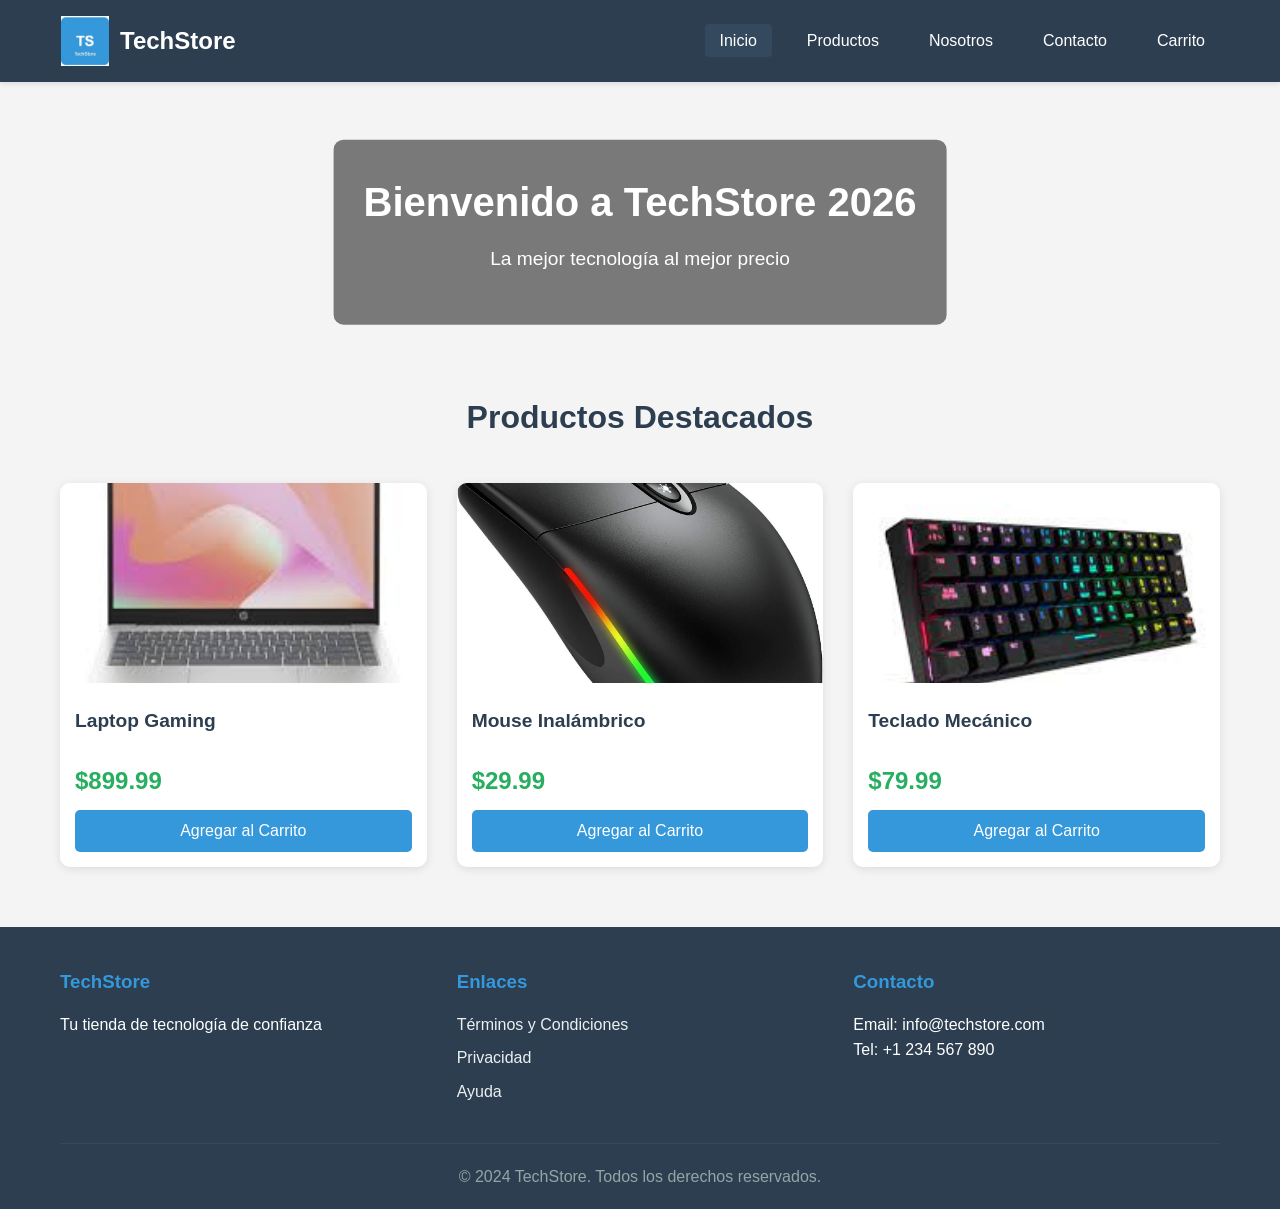
<file: index.html>
<!DOCTYPE html>
<html lang="es">
<head>
    <meta charset="UTF-8">
    <meta name="viewport" content="width=device-width, initial-scale=1.0">
    <title>TechStore - Inicio</title>
    <link rel="stylesheet" href="css/styles.css">
</head>
<body>
    <header>
        <div class="container">
            <div class="logo">
                <img src="img/logo.png" alt="TechStore Logo">
                <h1>TechStore</h1>
            </div>
            <nav>
                <ul>
                    <li><a href="index.html" class="active">Inicio</a></li>
                    <li><a href="products.html">Productos</a></li>
                    <li><a href="about.html">Nosotros</a></li>
                    <li><a href="contact.html">Contacto</a></li>
                    <li><a href="cart.html">Carrito</a></li>
                </ul>
            </nav>
        </div>
    </header>

    <main>
        <section class="banner">
            <div class="banner-text">
                <h2>Bienvenido a TechStore 2026</h2>
                <p>La mejor tecnología al mejor precio</p>
            </div>
        </section>

        <section class="featured-products">
            <div class="container">
                <h2>Productos Destacados</h2>
                <div class="products-grid">
                    <div class="product-card">
                        <img src="img/products/prod1.jpg" alt="Laptop">
                        <h3>Laptop Gaming</h3>
                        <p class="price">$899.99</p>
                        <button class="btn">Agregar al Carrito</button>
                    </div>
                    <div class="product-card">
                        <img src="img/products/prod2.jpg" alt="Mouse">
                        <h3>Mouse Inalámbrico</h3>
                        <p class="price">$29.99</p>
                        <button class="btn">Agregar al Carrito</button>
                    </div>
                    <div class="product-card">
                        <img src="img/products/prod3.jpg" alt="Teclado">
                        <h3>Teclado Mecánico</h3>
                        <p class="price">$79.99</p>
                        <button class="btn">Agregar al Carrito</button>
                    </div>
                </div>
            </div>
        </section>
    </main>

    <footer>
        <div class="container">
            <div class="footer-content">
                <div class="footer-section">
                    <h3>TechStore</h3>
                    <p>Tu tienda de tecnología de confianza</p>
                </div>
                <div class="footer-section">
                    <h3>Enlaces</h3>
                    <ul>
                        <li><a href="pages/terms.html">Términos y Condiciones</a></li>
                        <li><a href="pages/privacy.html">Privacidad</a></li>
                        <li><a href="pages/help.html">Ayuda</a></li>
                    </ul>
                </div>
                <div class="footer-section">
                    <h3>Contacto</h3>
                    <p>Email: info@techstore.com</p>
                    <p>Tel: +1 234 567 890</p>
                </div>
            </div>
            <div class="footer-bottom">
                <p>&copy; 2024 TechStore. Todos los derechos reservados.</p>
            </div>
        </div>
    </footer>

    <script src="js/main.js"></script>
</body>
</html>
</file>
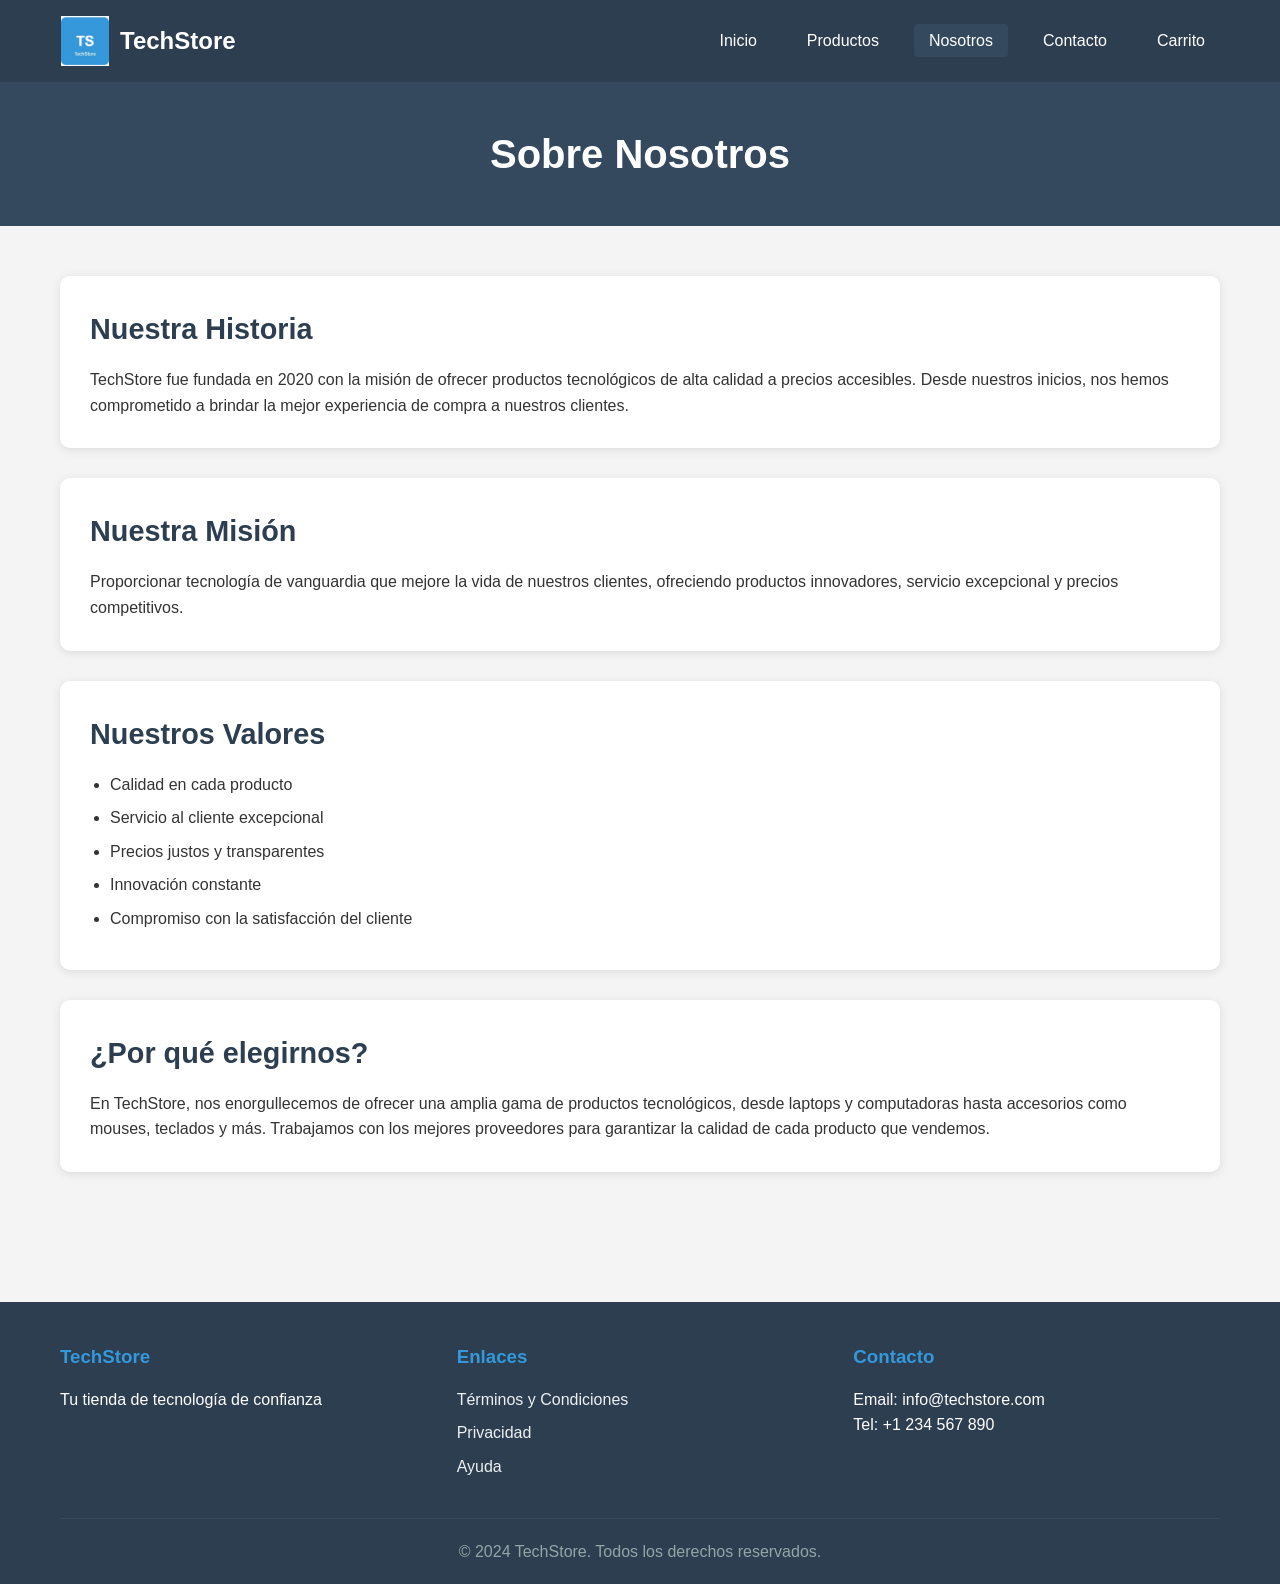
<file: about.html>
<!DOCTYPE html>
<html lang="es">
<head>
    <meta charset="UTF-8">
    <meta name="viewport" content="width=device-width, initial-scale=1.0">
    <title>Sobre Nosotros - TechStore</title>
    <link rel="stylesheet" href="css/styles.css">
</head>
<body>
    <header>
        <div class="container">
            <div class="logo">
                <img src="img/logo.png" alt="TechStore Logo">
                <h1>TechStore</h1>
            </div>
            <nav>
                <ul>
                    <li><a href="index.html">Inicio</a></li>
                    <li><a href="products.html">Productos</a></li>
                    <li><a href="about.html" class="active">Nosotros</a></li>
                    <li><a href="contact.html">Contacto</a></li>
                    <li><a href="cart.html">Carrito</a></li>
                </ul>
            </nav>
        </div>
    </header>

    <main>
        <section class="page-header">
            <div class="container">
                <h1>Sobre Nosotros</h1>
            </div>
        </section>

        <section class="about-content">
            <div class="container">
                <div class="about-section">
                    <h2>Nuestra Historia</h2>
                    <p>TechStore fue fundada en 2020 con la misión de ofrecer productos tecnológicos de alta calidad a precios accesibles. Desde nuestros inicios, nos hemos comprometido a brindar la mejor experiencia de compra a nuestros clientes.</p>
                </div>

                <div class="about-section">
                    <h2>Nuestra Misión</h2>
                    <p>Proporcionar tecnología de vanguardia que mejore la vida de nuestros clientes, ofreciendo productos innovadores, servicio excepcional y precios competitivos.</p>
                </div>

                <div class="about-section">
                    <h2>Nuestros Valores</h2>
                    <ul>
                        <li>Calidad en cada producto</li>
                        <li>Servicio al cliente excepcional</li>
                        <li>Precios justos y transparentes</li>
                        <li>Innovación constante</li>
                        <li>Compromiso con la satisfacción del cliente</li>
                    </ul>
                </div>

                <div class="about-section">
                    <h2>¿Por qué elegirnos?</h2>
                    <p>En TechStore, nos enorgullecemos de ofrecer una amplia gama de productos tecnológicos, desde laptops y computadoras hasta accesorios como mouses, teclados y más. Trabajamos con los mejores proveedores para garantizar la calidad de cada producto que vendemos.</p>
                </div>
            </div>
        </section>
    </main>

    <footer>
        <div class="container">
            <div class="footer-content">
                <div class="footer-section">
                    <h3>TechStore</h3>
                    <p>Tu tienda de tecnología de confianza</p>
                </div>
                <div class="footer-section">
                    <h3>Enlaces</h3>
                    <ul>
                        <li><a href="pages/terms.html">Términos y Condiciones</a></li>
                        <li><a href="pages/privacy.html">Privacidad</a></li>
                        <li><a href="pages/help.html">Ayuda</a></li>
                    </ul>
                </div>
                <div class="footer-section">
                    <h3>Contacto</h3>
                    <p>Email: info@techstore.com</p>
                    <p>Tel: +1 234 567 890</p>
                </div>
            </div>
            <div class="footer-bottom">
                <p>&copy; 2024 TechStore. Todos los derechos reservados.</p>
            </div>
        </div>
    </footer>

    <script src="js/main.js"></script>
</body>
</html>
</file>
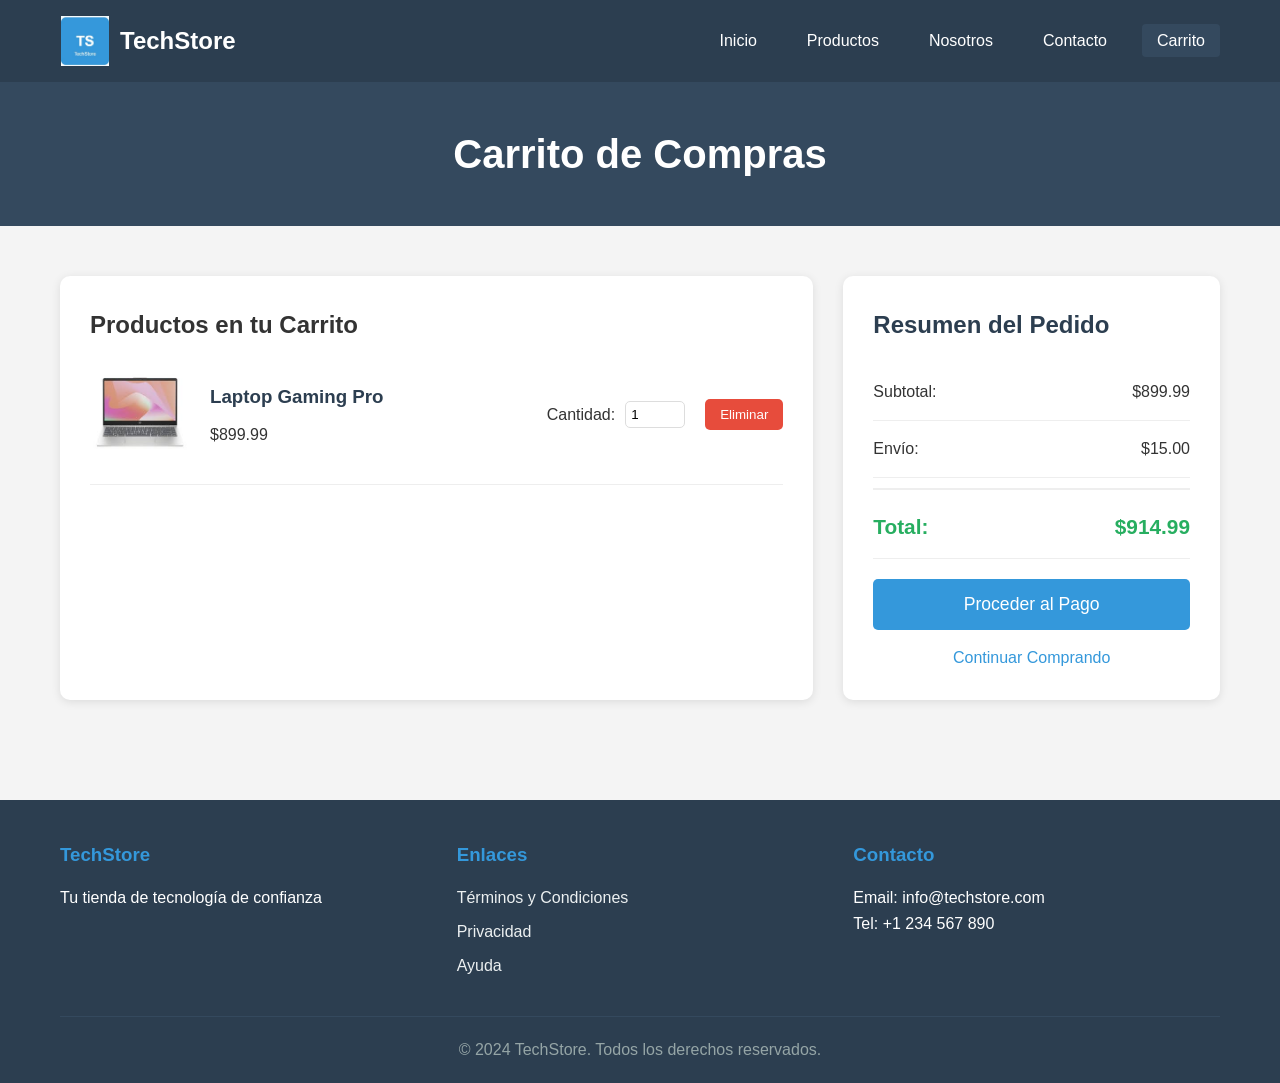
<file: cart.html>
<!DOCTYPE html>
<html lang="es">
<head>
    <meta charset="UTF-8">
    <meta name="viewport" content="width=device-width, initial-scale=1.0">
    <title>Carrito de Compras - TechStore</title>
    <link rel="stylesheet" href="css/styles.css">
</head>
<body>
    <header>
        <div class="container">
            <div class="logo">
                <img src="img/logo.png" alt="TechStore Logo">
                <h1>TechStore</h1>
            </div>
            <nav>
                <ul>
                    <li><a href="index.html">Inicio</a></li>
                    <li><a href="products.html">Productos</a></li>
                    <li><a href="about.html">Nosotros</a></li>
                    <li><a href="contact.html">Contacto</a></li>
                    <li><a href="cart.html" class="active">Carrito</a></li>
                </ul>
            </nav>
        </div>
    </header>

    <main>
        <section class="page-header">
            <div class="container">
                <h1>Carrito de Compras</h1>
            </div>
        </section>

        <section class="cart-content">
            <div class="container">
                <div class="cart-wrapper">
                    <div class="cart-items">
                        <h2>Productos en tu Carrito</h2>
                        <div id="cartItems">
                            <div class="cart-item">
                                <img src="img/products/prod1.jpg" alt="Producto">
                                <div class="item-details">
                                    <h3>Laptop Gaming Pro</h3>
                                    <p class="price">$899.99</p>
                                </div>
                                <div class="item-quantity">
                                    <label>Cantidad:</label>
                                    <input type="number" value="1" min="1">
                                </div>
                                <button class="remove-btn">Eliminar</button>
                            </div>
                        </div>
                    </div>

                    <div class="cart-summary">
                        <h2>Resumen del Pedido</h2>
                        <div class="summary-item">
                            <span>Subtotal:</span>
                            <span>$899.99</span>
                        </div>
                        <div class="summary-item">
                            <span>Envío:</span>
                            <span>$15.00</span>
                        </div>
                        <div class="summary-item total">
                            <span>Total:</span>
                            <span>$914.99</span>
                        </div>
                        <button class="btn btn-checkout">Proceder al Pago</button>
                        <a href="products.html" class="continue-shopping">Continuar Comprando</a>
                    </div>
                </div>
            </div>
        </section>
    </main>

    <footer>
        <div class="container">
            <div class="footer-content">
                <div class="footer-section">
                    <h3>TechStore</h3>
                    <p>Tu tienda de tecnología de confianza</p>
                </div>
                <div class="footer-section">
                    <h3>Enlaces</h3>
                    <ul>
                        <li><a href="pages/terms.html">Términos y Condiciones</a></li>
                        <li><a href="pages/privacy.html">Privacidad</a></li>
                        <li><a href="pages/help.html">Ayuda</a></li>
                    </ul>
                </div>
                <div class="footer-section">
                    <h3>Contacto</h3>
                    <p>Email: info@techstore.com</p>
                    <p>Tel: +1 234 567 890</p>
                </div>
            </div>
            <div class="footer-bottom">
                <p>&copy; 2024 TechStore. Todos los derechos reservados.</p>
            </div>
        </div>
    </footer>

    <script src="js/main.js"></script>
</body>
</html>
</file>
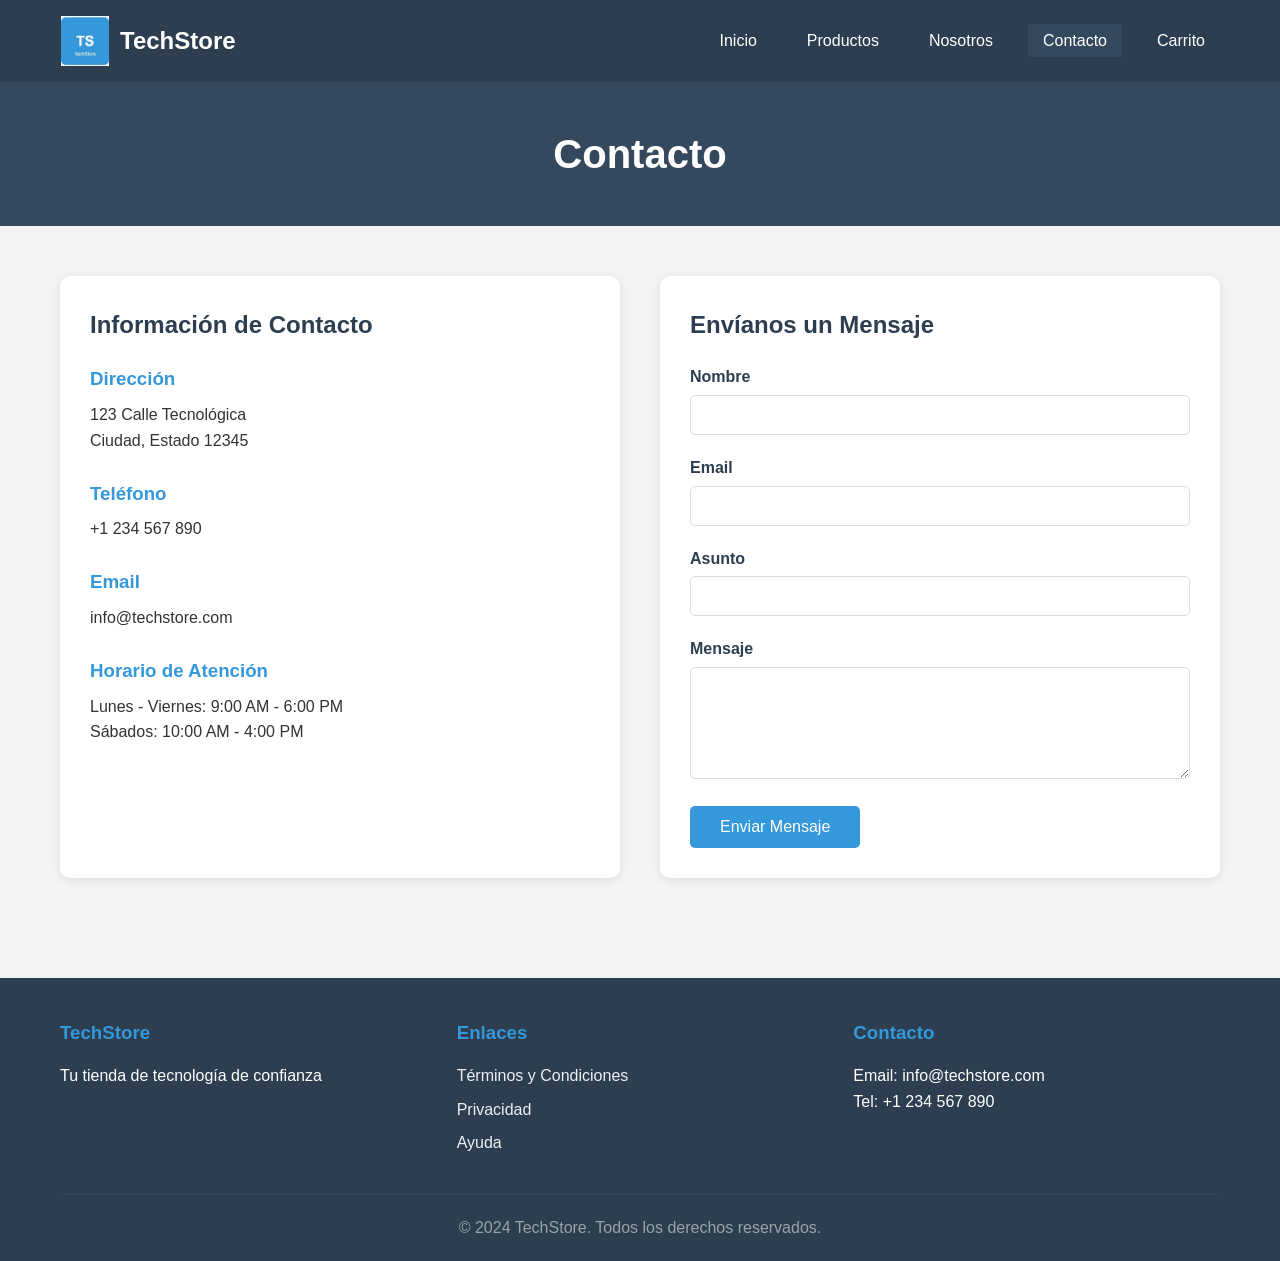
<file: contact.html>
<!DOCTYPE html>
<html lang="es">
<head>
    <meta charset="UTF-8">
    <meta name="viewport" content="width=device-width, initial-scale=1.0">
    <title>Contacto - TechStore</title>
    <link rel="stylesheet" href="css/styles.css">
</head>
<body>
    <header>
        <div class="container">
            <div class="logo">
                <img src="img/logo.png" alt="TechStore Logo">
                <h1>TechStore</h1>
            </div>
            <nav>
                <ul>
                    <li><a href="index.html">Inicio</a></li>
                    <li><a href="products.html">Productos</a></li>
                    <li><a href="about.html">Nosotros</a></li>
                    <li><a href="contact.html" class="active">Contacto</a></li>
                    <li><a href="cart.html">Carrito</a></li>
                </ul>
            </nav>
        </div>
    </header>

    <main>
        <section class="page-header">
            <div class="container">
                <h1>Contacto</h1>
            </div>
        </section>

        <section class="contact-content">
            <div class="container">
                <div class="contact-wrapper">
                    <div class="contact-info">
                        <h2>Información de Contacto</h2>
                        <div class="info-item">
                            <h3>Dirección</h3>
                            <p>123 Calle Tecnológica<br>Ciudad, Estado 12345</p>
                        </div>
                        <div class="info-item">
                            <h3>Teléfono</h3>
                            <p>+1 234 567 890</p>
                        </div>
                        <div class="info-item">
                            <h3>Email</h3>
                            <p>info@techstore.com</p>
                        </div>
                        <div class="info-item">
                            <h3>Horario de Atención</h3>
                            <p>Lunes - Viernes: 9:00 AM - 6:00 PM<br>Sábados: 10:00 AM - 4:00 PM</p>
                        </div>
                    </div>

                    <div class="contact-form">
                        <h2>Envíanos un Mensaje</h2>
                        <form id="contactForm">
                            <div class="form-group">
                                <label for="name">Nombre</label>
                                <input type="text" id="name" name="name" required>
                            </div>
                            <div class="form-group">
                                <label for="email">Email</label>
                                <input type="email" id="email" name="email" required>
                            </div>
                            <div class="form-group">
                                <label for="subject">Asunto</label>
                                <input type="text" id="subject" name="subject" required>
                            </div>
                            <div class="form-group">
                                <label for="message">Mensaje</label>
                                <textarea id="message" name="message" rows="5" required></textarea>
                            </div>
                            <button type="submit" class="btn">Enviar Mensaje</button>
                        </form>
                    </div>
                </div>
            </div>
        </section>
    </main>

    <footer>
        <div class="container">
            <div class="footer-content">
                <div class="footer-section">
                    <h3>TechStore</h3>
                    <p>Tu tienda de tecnología de confianza</p>
                </div>
                <div class="footer-section">
                    <h3>Enlaces</h3>
                    <ul>
                        <li><a href="pages/terms.html">Términos y Condiciones</a></li>
                        <li><a href="pages/privacy.html">Privacidad</a></li>
                        <li><a href="pages/help.html">Ayuda</a></li>
                    </ul>
                </div>
                <div class="footer-section">
                    <h3>Contacto</h3>
                    <p>Email: info@techstore.com</p>
                    <p>Tel: +1 234 567 890</p>
                </div>
            </div>
            <div class="footer-bottom">
                <p>&copy; 2024 TechStore. Todos los derechos reservados.</p>
            </div>
        </div>
    </footer>

    <script src="js/main.js"></script>
</body>
</html>
</file>
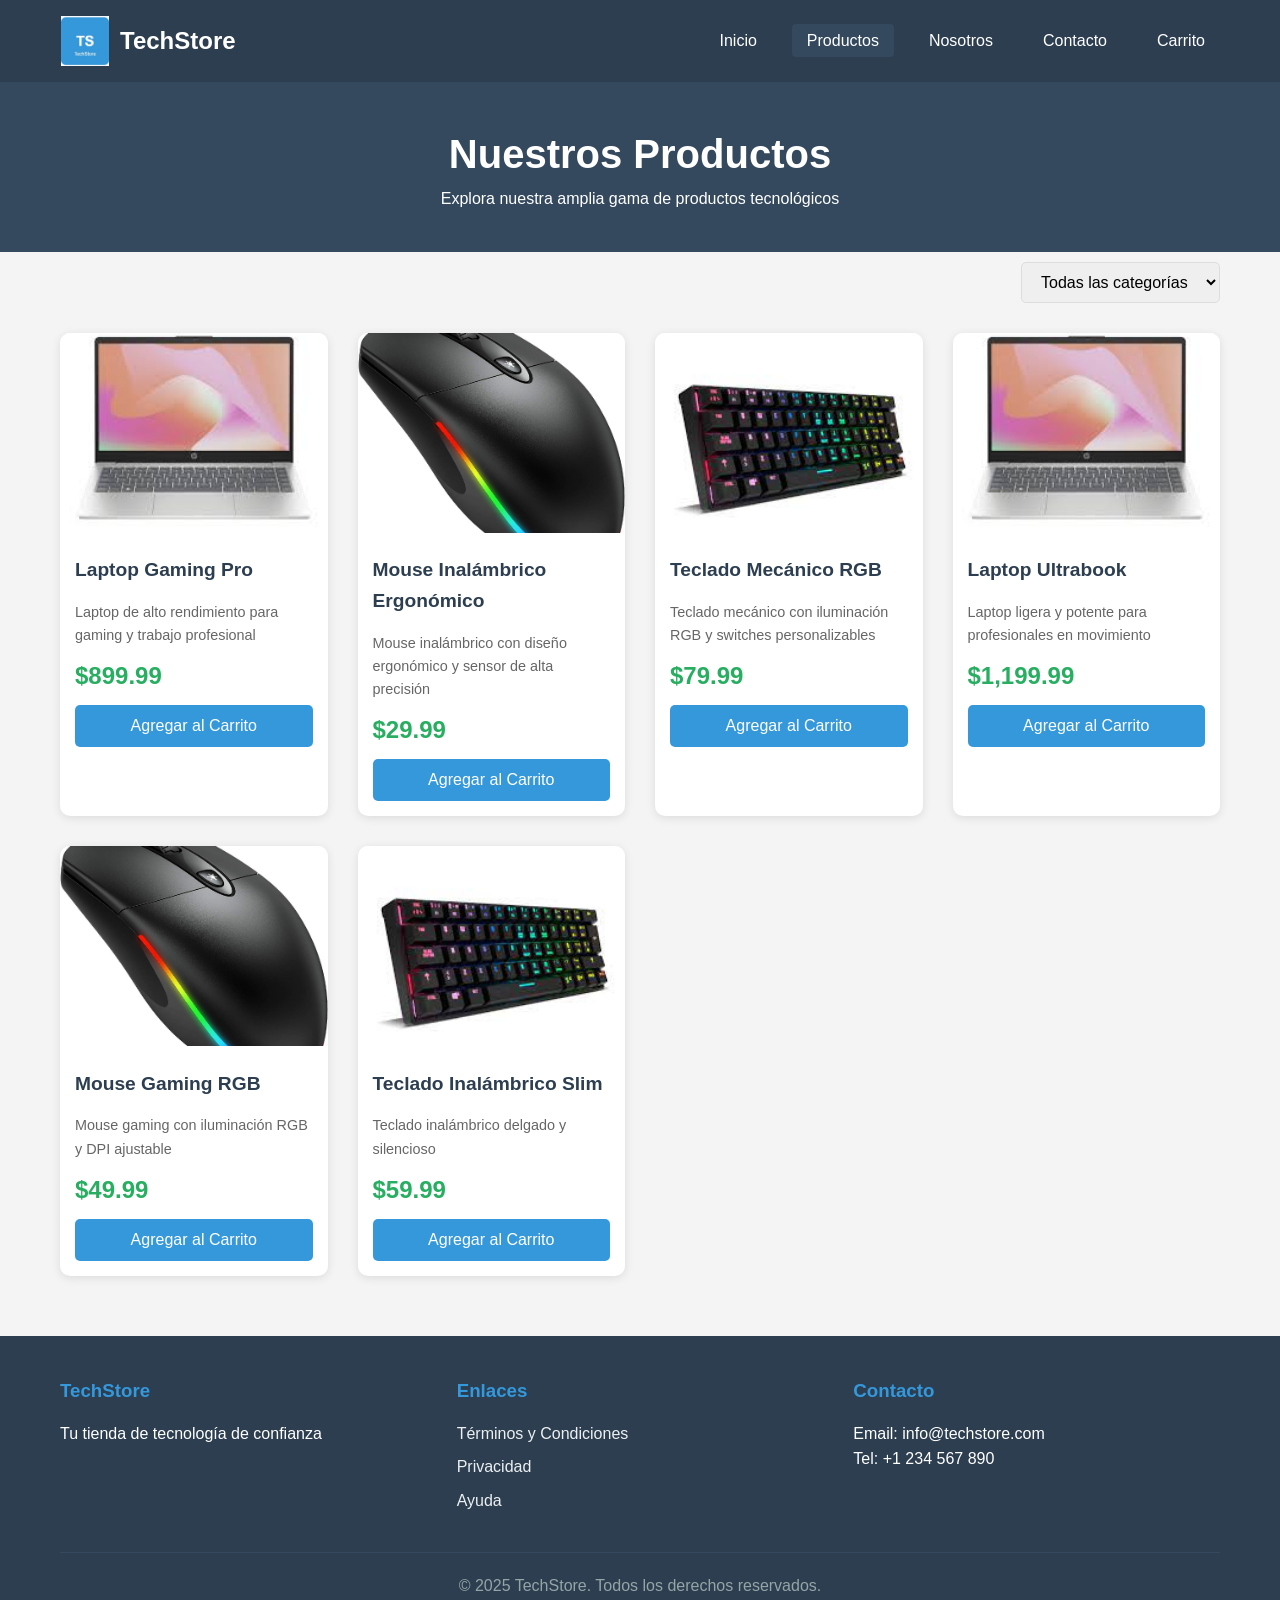
<file: products.html>
<!DOCTYPE html>
<html lang="es">
<head>
    <meta charset="UTF-8">
    <meta name="viewport" content="width=device-width, initial-scale=1.0">
    <title>Productos - TechStore</title>
    <link rel="stylesheet" href="css/styles.css">
</head>
<body>
    <header>
        <div class="container">
            <div class="logo">
                <img src="img/logo.png" alt="TechStore Logo">
                <h1>TechStore</h1>
            </div>
            <nav>
                <ul>
                    <li><a href="index.html">Inicio</a></li>
                    <li><a href="products.html" class="active">Productos</a></li>
                    <li><a href="about.html">Nosotros</a></li>
                    <li><a href="contact.html">Contacto</a></li>
                    <li><a href="cart.html">Carrito</a></li>
                </ul>
            </nav>
        </div>
    </header>

    <main>
        <section class="page-header">
            <div class="container">
                <h1>Nuestros Productos</h1>
                <p>Explora nuestra amplia gama de productos tecnológicos</p>
            </div>
        </section>

        <section class="products-section">
            <div class="container">
                <div class="filter-bar">
                    <select id="categoryFilter">
                        <option value="all">Todas las categorías</option>
                        <option value="laptops">Laptops</option>
                        <option value="mice">Mouses</option>
                        <option value="keyboards">Teclados</option>
                        <option value="accessories">Accesorios</option>
                    </select>
                </div>

                <div class="products-grid">
                    <div class="product-card" data-category="laptops">
                        <img src="img/products/prod1.jpg" alt="Laptop Gaming">
                        <h3>Laptop Gaming Pro</h3>
                        <p class="description">Laptop de alto rendimiento para gaming y trabajo profesional</p>
                        <p class="price">$899.99</p>
                        <button class="btn add-to-cart">Agregar al Carrito</button>
                    </div>

                    <div class="product-card" data-category="mice">
                        <img src="img/products/prod2.jpg" alt="Mouse Inalámbrico">
                        <h3>Mouse Inalámbrico Ergonómico</h3>
                        <p class="description">Mouse inalámbrico con diseño ergonómico y sensor de alta precisión</p>
                        <p class="price">$29.99</p>
                        <button class="btn add-to-cart">Agregar al Carrito</button>
                    </div>

                    <div class="product-card" data-category="keyboards">
                        <img src="img/products/prod3.jpg" alt="Teclado Mecánico">
                        <h3>Teclado Mecánico RGB</h3>
                        <p class="description">Teclado mecánico con iluminación RGB y switches personalizables</p>
                        <p class="price">$79.99</p>
                        <button class="btn add-to-cart">Agregar al Carrito</button>
                    </div>

                    <div class="product-card" data-category="laptops">
                        <img src="img/products/prod1.jpg" alt="Laptop Ultrabook">
                        <h3>Laptop Ultrabook</h3>
                        <p class="description">Laptop ligera y potente para profesionales en movimiento</p>
                        <p class="price">$1,199.99</p>
                        <button class="btn add-to-cart">Agregar al Carrito</button>
                    </div>

                    <div class="product-card" data-category="mice">
                        <img src="img/products/prod2.jpg" alt="Mouse Gaming">
                        <h3>Mouse Gaming RGB</h3>
                        <p class="description">Mouse gaming con iluminación RGB y DPI ajustable</p>
                        <p class="price">$49.99</p>
                        <button class="btn add-to-cart">Agregar al Carrito</button>
                    </div>

                    <div class="product-card" data-category="keyboards">
                        <img src="img/products/prod3.jpg" alt="Teclado Inalámbrico">
                        <h3>Teclado Inalámbrico Slim</h3>
                        <p class="description">Teclado inalámbrico delgado y silencioso</p>
                        <p class="price">$59.99</p>
                        <button class="btn add-to-cart">Agregar al Carrito</button>
                    </div>
                </div>
            </div>
        </section>
    </main>

    <footer>
        <div class="container">
            <div class="footer-content">
                <div class="footer-section">
                    <h3>TechStore</h3>
                    <p>Tu tienda de tecnología de confianza</p>
                </div>
                <div class="footer-section">
                    <h3>Enlaces</h3>
                    <ul>
                        <li><a href="pages/terms.html">Términos y Condiciones</a></li>
                        <li><a href="pages/privacy.html">Privacidad</a></li>
                        <li><a href="pages/help.html">Ayuda</a></li>
                    </ul>
                </div>
                <div class="footer-section">
                    <h3>Contacto</h3>
                    <p>Email: info@techstore.com</p>
                    <p>Tel: +1 234 567 890</p>
                </div>
            </div>
            <div class="footer-bottom">
                <p>&copy; 2025 TechStore. Todos los derechos reservados.</p>
            </div>
        </div>
    </footer>

    <script src="js/main.js"></script>
</body>
</html>
</file>
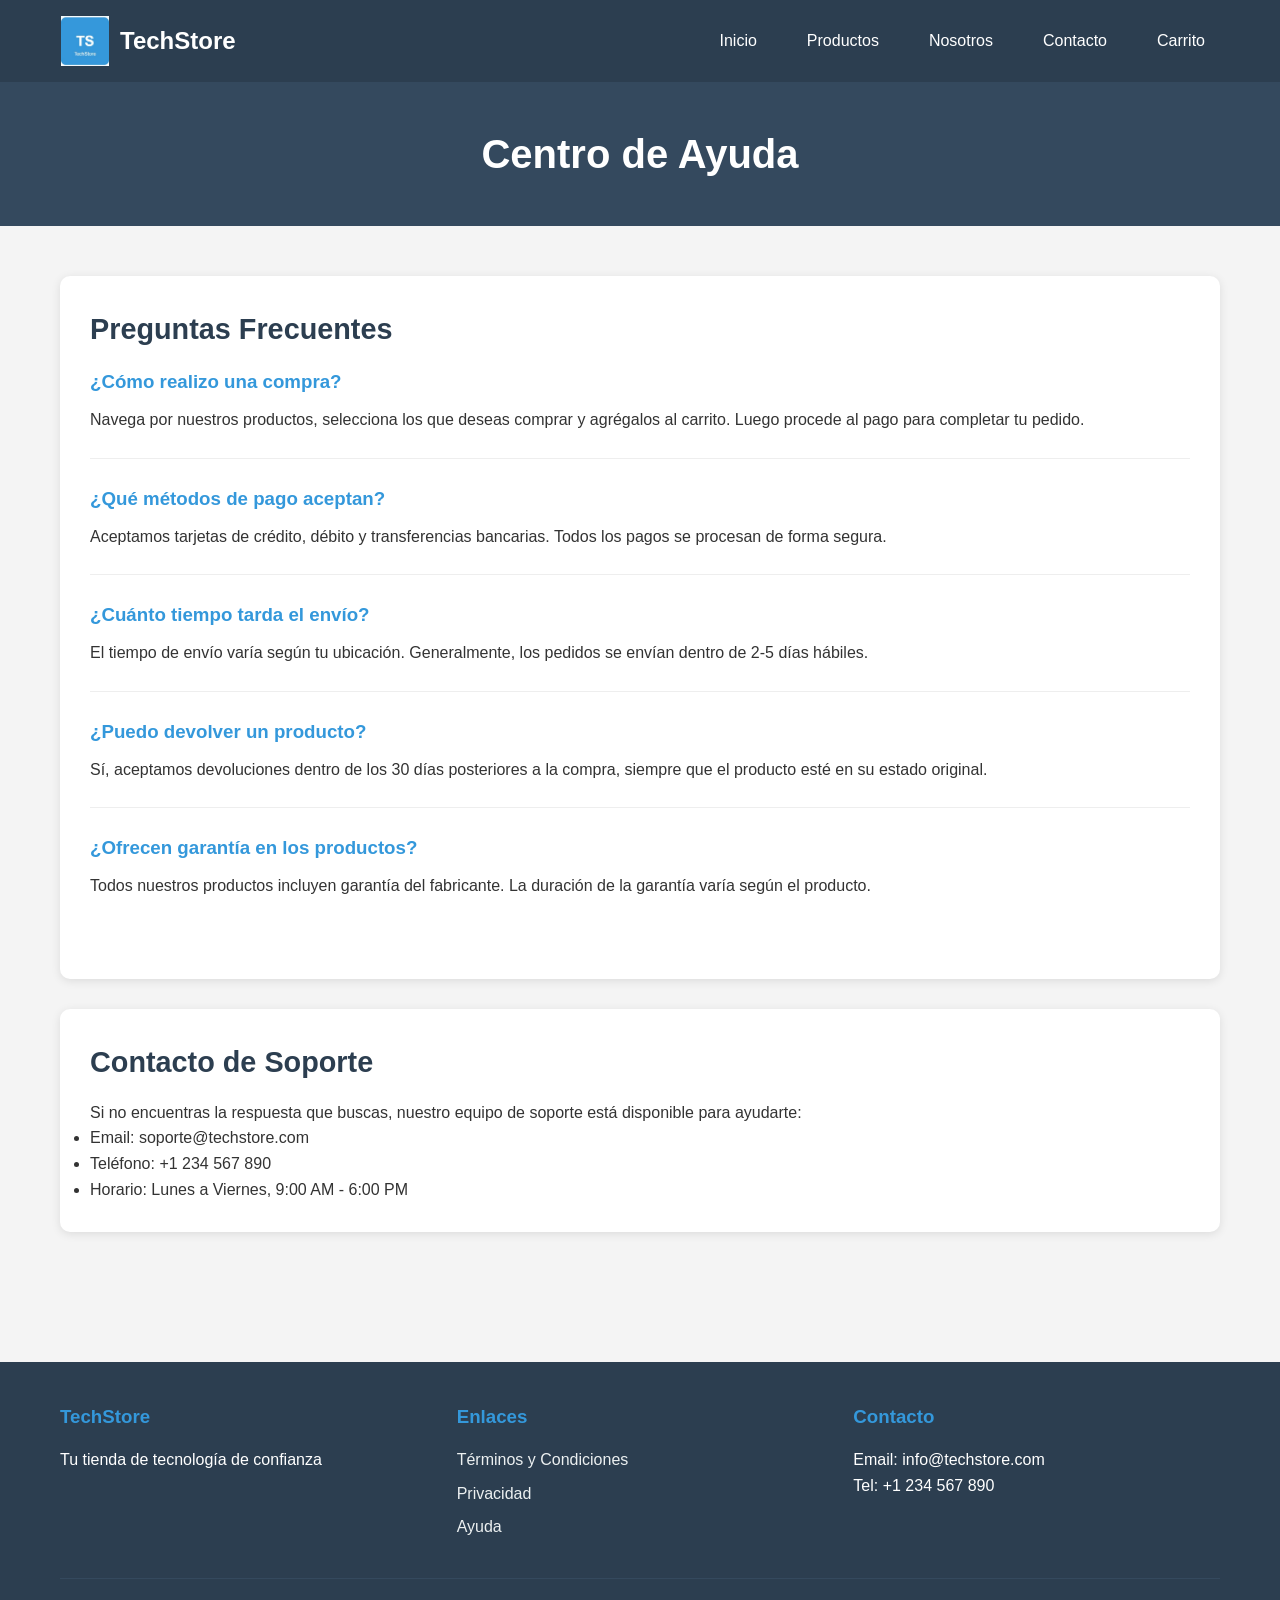
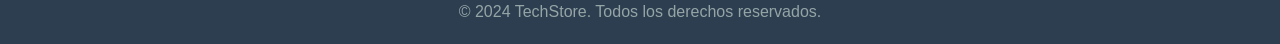
<file: pages/help.html>
<!DOCTYPE html>
<html lang="es">
<head>
    <meta charset="UTF-8">
    <meta name="viewport" content="width=device-width, initial-scale=1.0">
    <title>Ayuda - TechStore</title>
    <link rel="stylesheet" href="../css/styles.css">
</head>
<body>
    <header>
        <div class="container">
            <div class="logo">
                <img src="../img/logo.png" alt="TechStore Logo">
                <h1>TechStore</h1>
            </div>
            <nav>
                <ul>
                    <li><a href="../index.html">Inicio</a></li>
                    <li><a href="../products.html">Productos</a></li>
                    <li><a href="../about.html">Nosotros</a></li>
                    <li><a href="../contact.html">Contacto</a></li>
                    <li><a href="../cart.html">Carrito</a></li>
                </ul>
            </nav>
        </div>
    </header>

    <main>
        <section class="page-header">
            <div class="container">
                <h1>Centro de Ayuda</h1>
            </div>
        </section>

        <section class="help-content">
            <div class="container">
                <div class="help-section">
                    <h2>Preguntas Frecuentes</h2>
                    
                    <div class="faq-item">
                        <h3>¿Cómo realizo una compra?</h3>
                        <p>Navega por nuestros productos, selecciona los que deseas comprar y agrégalos al carrito. Luego procede al pago para completar tu pedido.</p>
                    </div>

                    <div class="faq-item">
                        <h3>¿Qué métodos de pago aceptan?</h3>
                        <p>Aceptamos tarjetas de crédito, débito y transferencias bancarias. Todos los pagos se procesan de forma segura.</p>
                    </div>

                    <div class="faq-item">
                        <h3>¿Cuánto tiempo tarda el envío?</h3>
                        <p>El tiempo de envío varía según tu ubicación. Generalmente, los pedidos se envían dentro de 2-5 días hábiles.</p>
                    </div>

                    <div class="faq-item">
                        <h3>¿Puedo devolver un producto?</h3>
                        <p>Sí, aceptamos devoluciones dentro de los 30 días posteriores a la compra, siempre que el producto esté en su estado original.</p>
                    </div>

                    <div class="faq-item">
                        <h3>¿Ofrecen garantía en los productos?</h3>
                        <p>Todos nuestros productos incluyen garantía del fabricante. La duración de la garantía varía según el producto.</p>
                    </div>
                </div>

                <div class="help-section">
                    <h2>Contacto de Soporte</h2>
                    <p>Si no encuentras la respuesta que buscas, nuestro equipo de soporte está disponible para ayudarte:</p>
                    <ul>
                        <li>Email: soporte@techstore.com</li>
                        <li>Teléfono: +1 234 567 890</li>
                        <li>Horario: Lunes a Viernes, 9:00 AM - 6:00 PM</li>
                    </ul>
                </div>
            </div>
        </section>
    </main>

    <footer>
        <div class="container">
            <div class="footer-content">
                <div class="footer-section">
                    <h3>TechStore</h3>
                    <p>Tu tienda de tecnología de confianza</p>
                </div>
                <div class="footer-section">
                    <h3>Enlaces</h3>
                    <ul>
                        <li><a href="terms.html">Términos y Condiciones</a></li>
                        <li><a href="privacy.html">Privacidad</a></li>
                        <li><a href="help.html">Ayuda</a></li>
                    </ul>
                </div>
                <div class="footer-section">
                    <h3>Contacto</h3>
                    <p>Email: info@techstore.com</p>
                    <p>Tel: +1 234 567 890</p>
                </div>
            </div>
            <div class="footer-bottom">
                <p>&copy; 2024 TechStore. Todos los derechos reservados.</p>
            </div>
        </div>
    </footer>

    <script src="../js/main.js"></script>
</body>
</html>
</file>
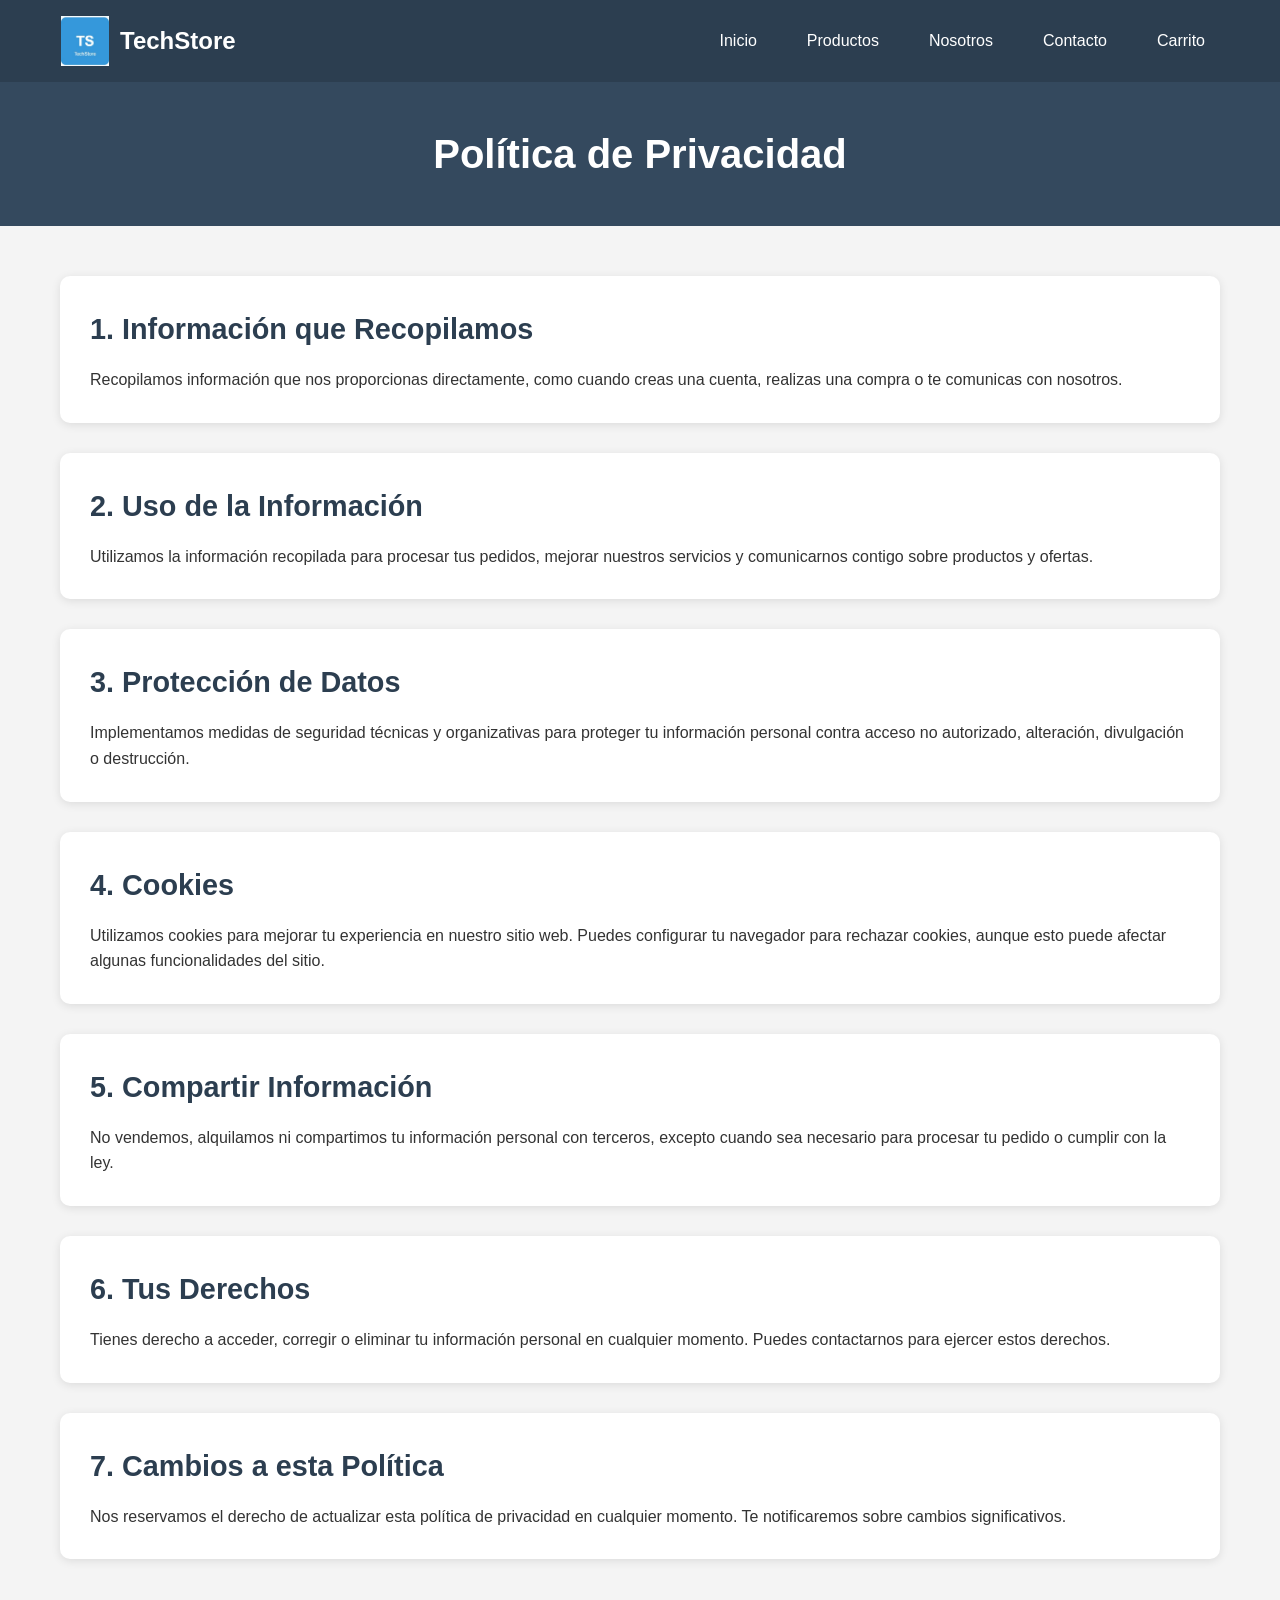
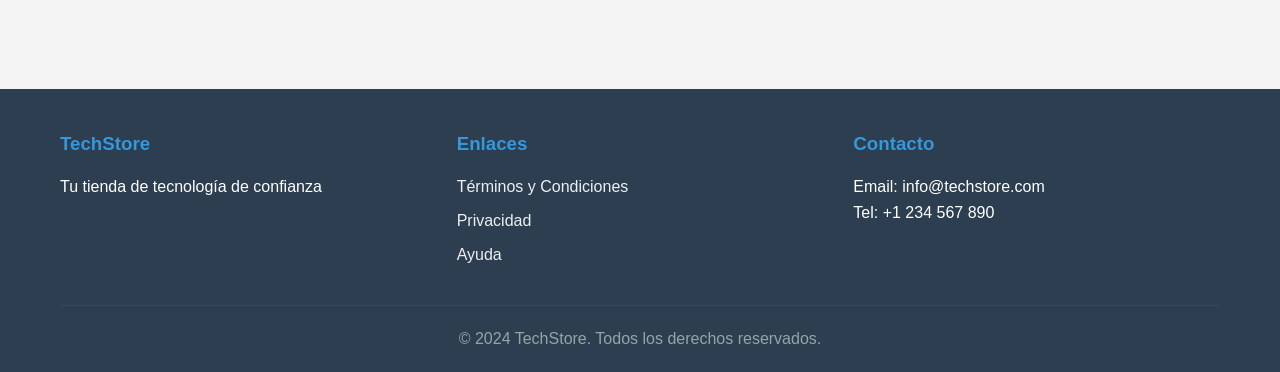
<file: pages/privacy.html>
<!DOCTYPE html>
<html lang="es">
<head>
    <meta charset="UTF-8">
    <meta name="viewport" content="width=device-width, initial-scale=1.0">
    <title>Política de Privacidad - TechStore</title>
    <link rel="stylesheet" href="../css/styles.css">
</head>
<body>
    <header>
        <div class="container">
            <div class="logo">
                <img src="../img/logo.png" alt="TechStore Logo">
                <h1>TechStore</h1>
            </div>
            <nav>
                <ul>
                    <li><a href="../index.html">Inicio</a></li>
                    <li><a href="../products.html">Productos</a></li>
                    <li><a href="../about.html">Nosotros</a></li>
                    <li><a href="../contact.html">Contacto</a></li>
                    <li><a href="../cart.html">Carrito</a></li>
                </ul>
            </nav>
        </div>
    </header>

    <main>
        <section class="page-header">
            <div class="container">
                <h1>Política de Privacidad</h1>
            </div>
        </section>

        <section class="legal-content">
            <div class="container">
                <div class="legal-section">
                    <h2>1. Información que Recopilamos</h2>
                    <p>Recopilamos información que nos proporcionas directamente, como cuando creas una cuenta, realizas una compra o te comunicas con nosotros.</p>
                </div>

                <div class="legal-section">
                    <h2>2. Uso de la Información</h2>
                    <p>Utilizamos la información recopilada para procesar tus pedidos, mejorar nuestros servicios y comunicarnos contigo sobre productos y ofertas.</p>
                </div>

                <div class="legal-section">
                    <h2>3. Protección de Datos</h2>
                    <p>Implementamos medidas de seguridad técnicas y organizativas para proteger tu información personal contra acceso no autorizado, alteración, divulgación o destrucción.</p>
                </div>

                <div class="legal-section">
                    <h2>4. Cookies</h2>
                    <p>Utilizamos cookies para mejorar tu experiencia en nuestro sitio web. Puedes configurar tu navegador para rechazar cookies, aunque esto puede afectar algunas funcionalidades del sitio.</p>
                </div>

                <div class="legal-section">
                    <h2>5. Compartir Información</h2>
                    <p>No vendemos, alquilamos ni compartimos tu información personal con terceros, excepto cuando sea necesario para procesar tu pedido o cumplir con la ley.</p>
                </div>

                <div class="legal-section">
                    <h2>6. Tus Derechos</h2>
                    <p>Tienes derecho a acceder, corregir o eliminar tu información personal en cualquier momento. Puedes contactarnos para ejercer estos derechos.</p>
                </div>

                <div class="legal-section">
                    <h2>7. Cambios a esta Política</h2>
                    <p>Nos reservamos el derecho de actualizar esta política de privacidad en cualquier momento. Te notificaremos sobre cambios significativos.</p>
                </div>
            </div>
        </section>
    </main>

    <footer>
        <div class="container">
            <div class="footer-content">
                <div class="footer-section">
                    <h3>TechStore</h3>
                    <p>Tu tienda de tecnología de confianza</p>
                </div>
                <div class="footer-section">
                    <h3>Enlaces</h3>
                    <ul>
                        <li><a href="terms.html">Términos y Condiciones</a></li>
                        <li><a href="privacy.html">Privacidad</a></li>
                        <li><a href="help.html">Ayuda</a></li>
                    </ul>
                </div>
                <div class="footer-section">
                    <h3>Contacto</h3>
                    <p>Email: info@techstore.com</p>
                    <p>Tel: +1 234 567 890</p>
                </div>
            </div>
            <div class="footer-bottom">
                <p>&copy; 2024 TechStore. Todos los derechos reservados.</p>
            </div>
        </div>
    </footer>

    <script src="../js/main.js"></script>
</body>
</html>
</file>
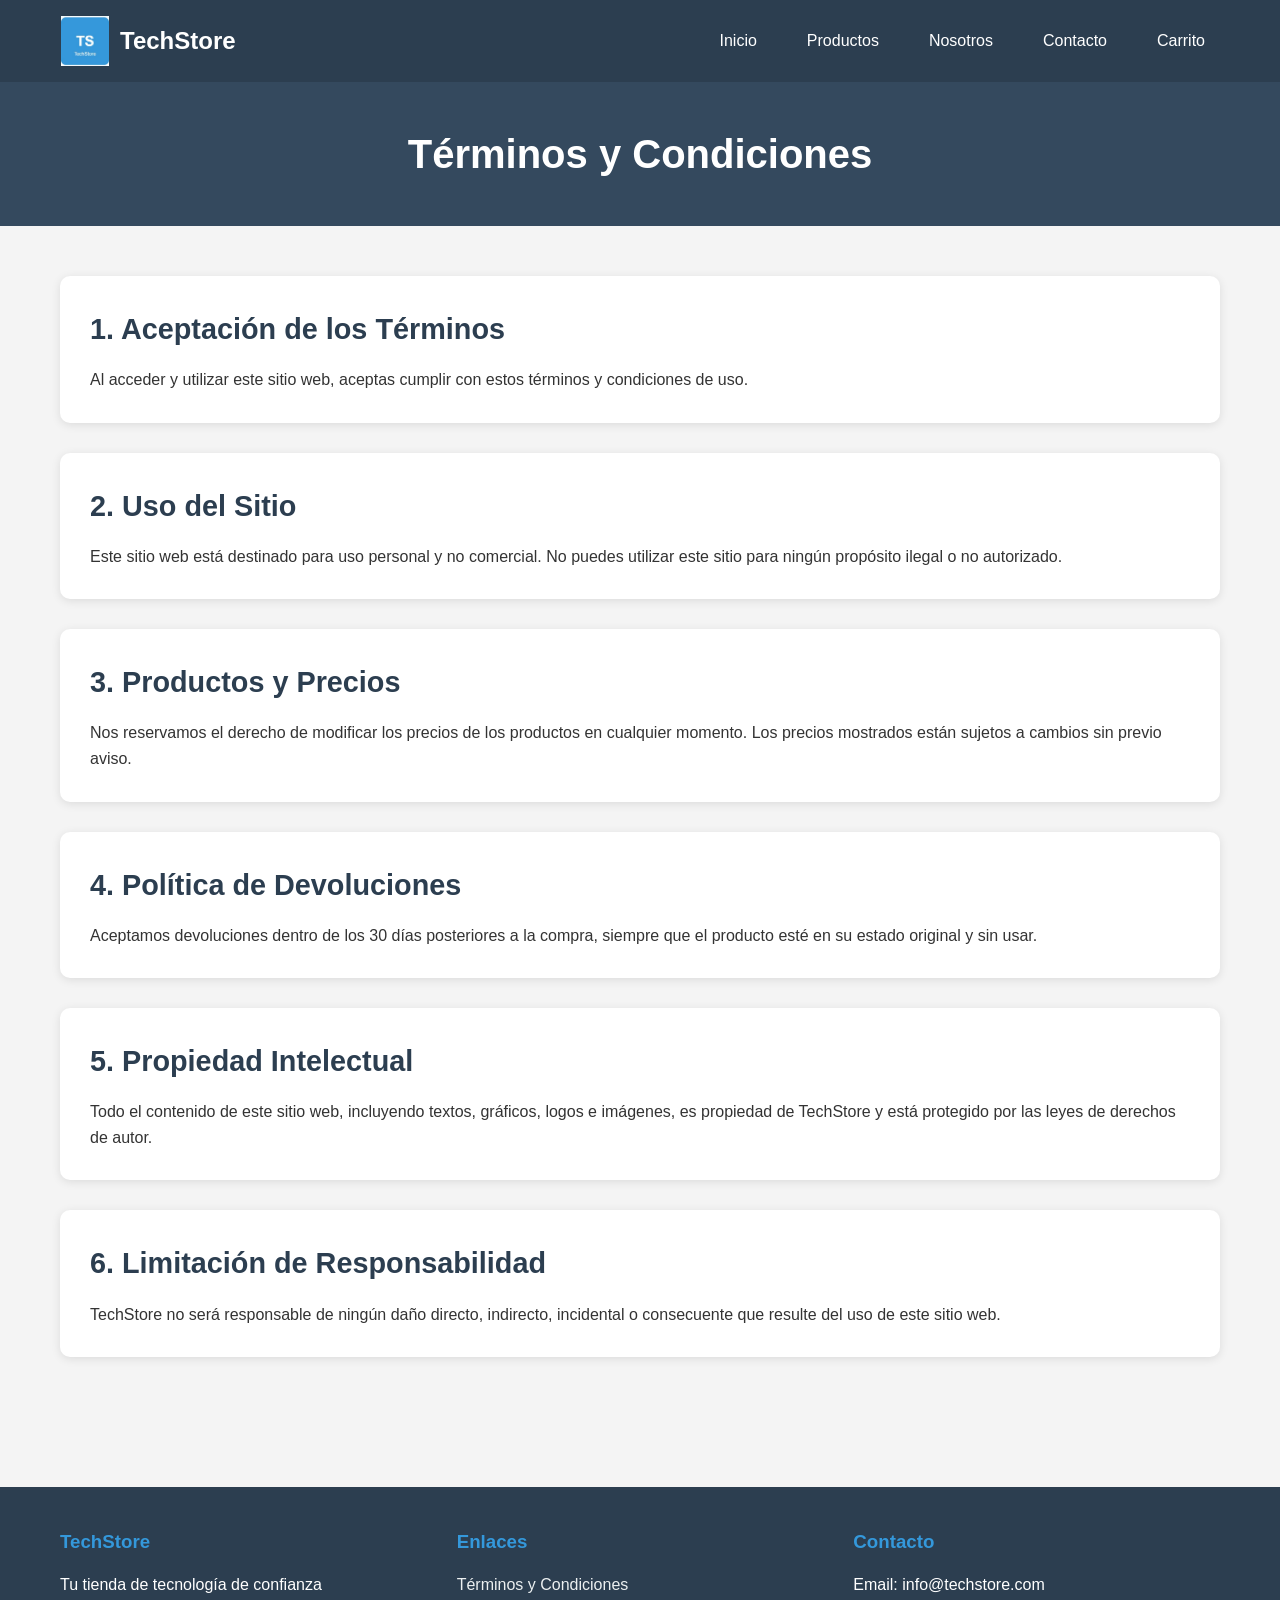
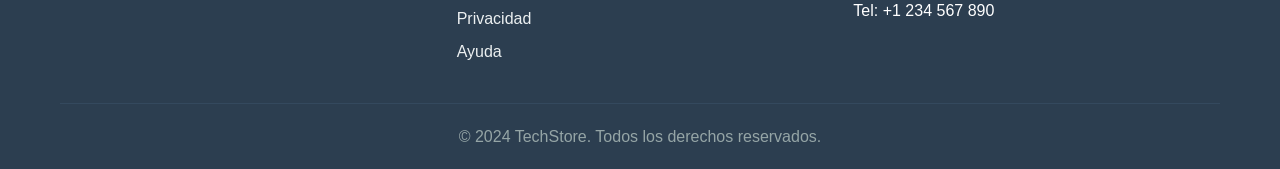
<file: pages/terms.html>
<!DOCTYPE html>
<html lang="es">
<head>
    <meta charset="UTF-8">
    <meta name="viewport" content="width=device-width, initial-scale=1.0">
    <title>Términos y Condiciones - TechStore</title>
    <link rel="stylesheet" href="../css/styles.css">
</head>
<body>
    <header>
        <div class="container">
            <div class="logo">
                <img src="../img/logo.png" alt="TechStore Logo">
                <h1>TechStore</h1>
            </div>
            <nav>
                <ul>
                    <li><a href="../index.html">Inicio</a></li>
                    <li><a href="../products.html">Productos</a></li>
                    <li><a href="../about.html">Nosotros</a></li>
                    <li><a href="../contact.html">Contacto</a></li>
                    <li><a href="../cart.html">Carrito</a></li>
                </ul>
            </nav>
        </div>
    </header>

    <main>
        <section class="page-header">
            <div class="container">
                <h1>Términos y Condiciones</h1>
            </div>
        </section>

        <section class="legal-content">
            <div class="container">
                <div class="legal-section">
                    <h2>1. Aceptación de los Términos</h2>
                    <p>Al acceder y utilizar este sitio web, aceptas cumplir con estos términos y condiciones de uso.</p>
                </div>

                <div class="legal-section">
                    <h2>2. Uso del Sitio</h2>
                    <p>Este sitio web está destinado para uso personal y no comercial. No puedes utilizar este sitio para ningún propósito ilegal o no autorizado.</p>
                </div>

                <div class="legal-section">
                    <h2>3. Productos y Precios</h2>
                    <p>Nos reservamos el derecho de modificar los precios de los productos en cualquier momento. Los precios mostrados están sujetos a cambios sin previo aviso.</p>
                </div>

                <div class="legal-section">
                    <h2>4. Política de Devoluciones</h2>
                    <p>Aceptamos devoluciones dentro de los 30 días posteriores a la compra, siempre que el producto esté en su estado original y sin usar.</p>
                </div>

                <div class="legal-section">
                    <h2>5. Propiedad Intelectual</h2>
                    <p>Todo el contenido de este sitio web, incluyendo textos, gráficos, logos e imágenes, es propiedad de TechStore y está protegido por las leyes de derechos de autor.</p>
                </div>

                <div class="legal-section">
                    <h2>6. Limitación de Responsabilidad</h2>
                    <p>TechStore no será responsable de ningún daño directo, indirecto, incidental o consecuente que resulte del uso de este sitio web.</p>
                </div>
            </div>
        </section>
    </main>

    <footer>
        <div class="container">
            <div class="footer-content">
                <div class="footer-section">
                    <h3>TechStore</h3>
                    <p>Tu tienda de tecnología de confianza</p>
                </div>
                <div class="footer-section">
                    <h3>Enlaces</h3>
                    <ul>
                        <li><a href="terms.html">Términos y Condiciones</a></li>
                        <li><a href="privacy.html">Privacidad</a></li>
                        <li><a href="help.html">Ayuda</a></li>
                    </ul>
                </div>
                <div class="footer-section">
                    <h3>Contacto</h3>
                    <p>Email: info@techstore.com</p>
                    <p>Tel: +1 234 567 890</p>
                </div>
            </div>
            <div class="footer-bottom">
                <p>&copy; 2024 TechStore. Todos los derechos reservados.</p>
            </div>
        </div>
    </footer>

    <script src="../js/main.js"></script>
</body>
</html>
</file>
<file: css/styles.css>
/* Reset y estilos base */
* {
    margin: 0;
    padding: 0;
    box-sizing: border-box;
}

body {
    font-family: 'Segoe UI', Tahoma, Geneva, Verdana, sans-serif;
    line-height: 1.6;
    color: #333;
    background-color: #f4f4f4;
}

.container {
    max-width: 1200px;
    margin: 0 auto;
    padding: 0 20px;
}

/* Header */
header {
    background-color: #2c3e50;
    color: white;
    padding: 1rem 0;
    box-shadow: 0 2px 5px rgba(0,0,0,0.1);
}

header .container {
    display: flex;
    justify-content: space-between;
    align-items: center;
}

.logo {
    display: flex;
    align-items: center;
    gap: 10px;
}

.logo img {
    width: 50px;
    height: 50px;
    object-fit: contain;
}

.logo h1 {
    font-size: 1.5rem;
}

nav ul {
    display: flex;
    list-style: none;
    gap: 20px;
}

nav a {
    color: white;
    text-decoration: none;
    padding: 8px 15px;
    border-radius: 4px;
    transition: background-color 0.3s;
}

nav a:hover,
nav a.active {
    background-color: #34495e;
}

/* Banner */
.banner {
    position: relative;
    height: 300px;
    overflow: hidden;
}

.banner img {
    width: 100%;
    height: 100%;
    object-fit: cover;
}

.banner-text {
    position: absolute;
    top: 50%;
    left: 50%;
    transform: translate(-50%, -50%);
    text-align: center;
    color: white;
    background: rgba(0,0,0,0.5);
    padding: 30px;
    border-radius: 10px;
}

.banner-text h2 {
    font-size: 2.5rem;
    margin-bottom: 10px;
}

.banner-text p {
    font-size: 1.2rem;
    margin-bottom: 20px;
}

/* Botones */
.btn {
    display: inline-block;
    padding: 12px 30px;
    background-color: #3498db;
    color: white;
    text-decoration: none;
    border: none;
    border-radius: 5px;
    cursor: pointer;
    font-size: 1rem;
    transition: background-color 0.3s;
}

.btn:hover {
    background-color: #2980b9;
}

.btn-checkout {
    width: 100%;
    padding: 15px;
    font-size: 1.1rem;
    margin-top: 20px;
}

/* Productos */
.page-header {
    background-color: #34495e;
    color: white;
    padding: 40px 0;
    text-align: center;
}

.page-header h1 {
    font-size: 2.5rem;
}

.featured-products,
.products-section {
    padding: 10px 0;
}

.featured-products h2,
.products-section h2 {
    text-align: center;
    margin-bottom: 40px;
    font-size: 2rem;
    color: #2c3e50;
}

.products-grid {
    display: grid;
    grid-template-columns: repeat(auto-fit, minmax(250px, 1fr));
    gap: 30px;
}

.product-card {
    background: white;
    border-radius: 10px;
    overflow: hidden;
    box-shadow: 0 2px 10px rgba(0,0,0,0.1);
    transition: transform 0.3s, box-shadow 0.3s;
}

.product-card:hover {
    transform: translateY(-5px);
    box-shadow: 0 5px 20px rgba(0,0,0,0.2);
}

.product-card img {
    width: 100%;
    height: 200px;
    object-fit: cover;
}

.product-card h3 {
    padding: 15px;
    font-size: 1.2rem;
    color: #2c3e50;
}

.product-card .description {
    padding: 0 15px;
    color: #666;
    font-size: 0.9rem;
}

.product-card .price {
    padding: 10px 15px;
    font-size: 1.5rem;
    font-weight: bold;
    color: #27ae60;
}

.product-card .btn {
    width: calc(100% - 30px);
    margin: 0 15px 15px;
    text-align: center;
}

/* Filtros */
.filter-bar {
    margin-bottom: 30px;
    text-align: right;
}

.filter-bar select {
    padding: 10px 15px;
    border: 1px solid #ddd;
    border-radius: 5px;
    font-size: 1rem;
}

/* Contenido de páginas */
.about-content,
.contact-content,
.cart-content,
.legal-content,
.help-content {
    padding: 50px 0;
}

.about-section,
.legal-section,
.help-section {
    background: white;
    padding: 30px;
    margin-bottom: 30px;
    border-radius: 10px;
    box-shadow: 0 2px 10px rgba(0,0,0,0.1);
}

.about-section h2,
.legal-section h2,
.help-section h2 {
    color: #2c3e50;
    margin-bottom: 15px;
    font-size: 1.8rem;
}

.about-section ul {
    margin-left: 20px;
    margin-top: 10px;
}

.about-section li {
    margin-bottom: 8px;
}

/* Contacto */
.contact-wrapper {
    display: grid;
    grid-template-columns: 1fr 1fr;
    gap: 40px;
}

.contact-info,
.contact-form {
    background: white;
    padding: 30px;
    border-radius: 10px;
    box-shadow: 0 2px 10px rgba(0,0,0,0.1);
}

.contact-info h2,
.contact-form h2 {
    color: #2c3e50;
    margin-bottom: 20px;
}

.info-item {
    margin-bottom: 25px;
}

.info-item h3 {
    color: #3498db;
    margin-bottom: 8px;
}

.form-group {
    margin-bottom: 20px;
}

.form-group label {
    display: block;
    margin-bottom: 5px;
    color: #2c3e50;
    font-weight: bold;
}

.form-group input,
.form-group textarea {
    width: 100%;
    padding: 10px;
    border: 1px solid #ddd;
    border-radius: 5px;
    font-size: 1rem;
    font-family: inherit;
}

.form-group textarea {
    resize: vertical;
}

/* Carrito */
.cart-wrapper {
    display: grid;
    grid-template-columns: 2fr 1fr;
    gap: 30px;
}

.cart-items,
.cart-summary {
    background: white;
    padding: 30px;
    border-radius: 10px;
    box-shadow: 0 2px 10px rgba(0,0,0,0.1);
}

.cart-item {
    display: flex;
    align-items: center;
    gap: 20px;
    padding: 20px 0;
    border-bottom: 1px solid #eee;
}

.cart-item img {
    width: 100px;
    height: 100px;
    object-fit: cover;
    border-radius: 5px;
}

.item-details {
    flex: 1;
}

.item-details h3 {
    margin-bottom: 10px;
    color: #2c3e50;
}

.item-quantity {
    display: flex;
    align-items: center;
    gap: 10px;
}

.item-quantity input {
    width: 60px;
    padding: 5px;
    border: 1px solid #ddd;
    border-radius: 5px;
}

.remove-btn {
    padding: 8px 15px;
    background-color: #e74c3c;
    color: white;
    border: none;
    border-radius: 5px;
    cursor: pointer;
}

.remove-btn:hover {
    background-color: #c0392b;
}

.cart-summary h2 {
    margin-bottom: 20px;
    color: #2c3e50;
}

.summary-item {
    display: flex;
    justify-content: space-between;
    padding: 15px 0;
    border-bottom: 1px solid #eee;
}

.summary-item.total {
    font-size: 1.3rem;
    font-weight: bold;
    color: #27ae60;
    border-top: 2px solid #eee;
    margin-top: 10px;
    padding-top: 20px;
}

.continue-shopping {
    display: block;
    text-align: center;
    margin-top: 15px;
    color: #3498db;
    text-decoration: none;
}

.continue-shopping:hover {
    text-decoration: underline;
}

/* Error 404 */
.error-page {
    padding: 100px 0;
    text-align: center;
}

.error-page h1 {
    font-size: 8rem;
    color: #3498db;
    margin-bottom: 20px;
}

.error-page h2 {
    font-size: 2rem;
    color: #2c3e50;
    margin-bottom: 20px;
}

.error-page p {
    font-size: 1.2rem;
    color: #666;
    margin-bottom: 30px;
}

/* FAQ */
.faq-item {
    margin-bottom: 25px;
    padding-bottom: 25px;
    border-bottom: 1px solid #eee;
}

.faq-item:last-child {
    border-bottom: none;
}

.faq-item h3 {
    color: #3498db;
    margin-bottom: 10px;
}

/* Footer */
footer {
    background-color: #2c3e50;
    color: white;
    padding: 40px 0 20px;
    margin-top: 50px;
}

.footer-content {
    display: grid;
    grid-template-columns: repeat(auto-fit, minmax(250px, 1fr));
    gap: 30px;
    margin-bottom: 30px;
}

.footer-section h3 {
    margin-bottom: 15px;
    color: #3498db;
}

.footer-section ul {
    list-style: none;
}

.footer-section ul li {
    margin-bottom: 8px;
}

.footer-section a {
    color: #ecf0f1;
    text-decoration: none;
    transition: color 0.3s;
}

.footer-section a:hover {
    color: #3498db;
}

.footer-bottom {
    text-align: center;
    padding-top: 20px;
    border-top: 1px solid #34495e;
    color: #95a5a6;
}

/* Responsive */
@media (max-width: 768px) {
    header .container {
        flex-direction: column;
        gap: 20px;
    }

    nav ul {
        flex-direction: column;
        gap: 10px;
    }

    .banner-text h2 {
        font-size: 1.8rem;
    }

    .contact-wrapper,
    .cart-wrapper {
        grid-template-columns: 1fr;
    }

    .products-grid {
        grid-template-columns: 1fr;
    }

    .cart-item {
        flex-direction: column;
        text-align: center;
    }
}
</file>
